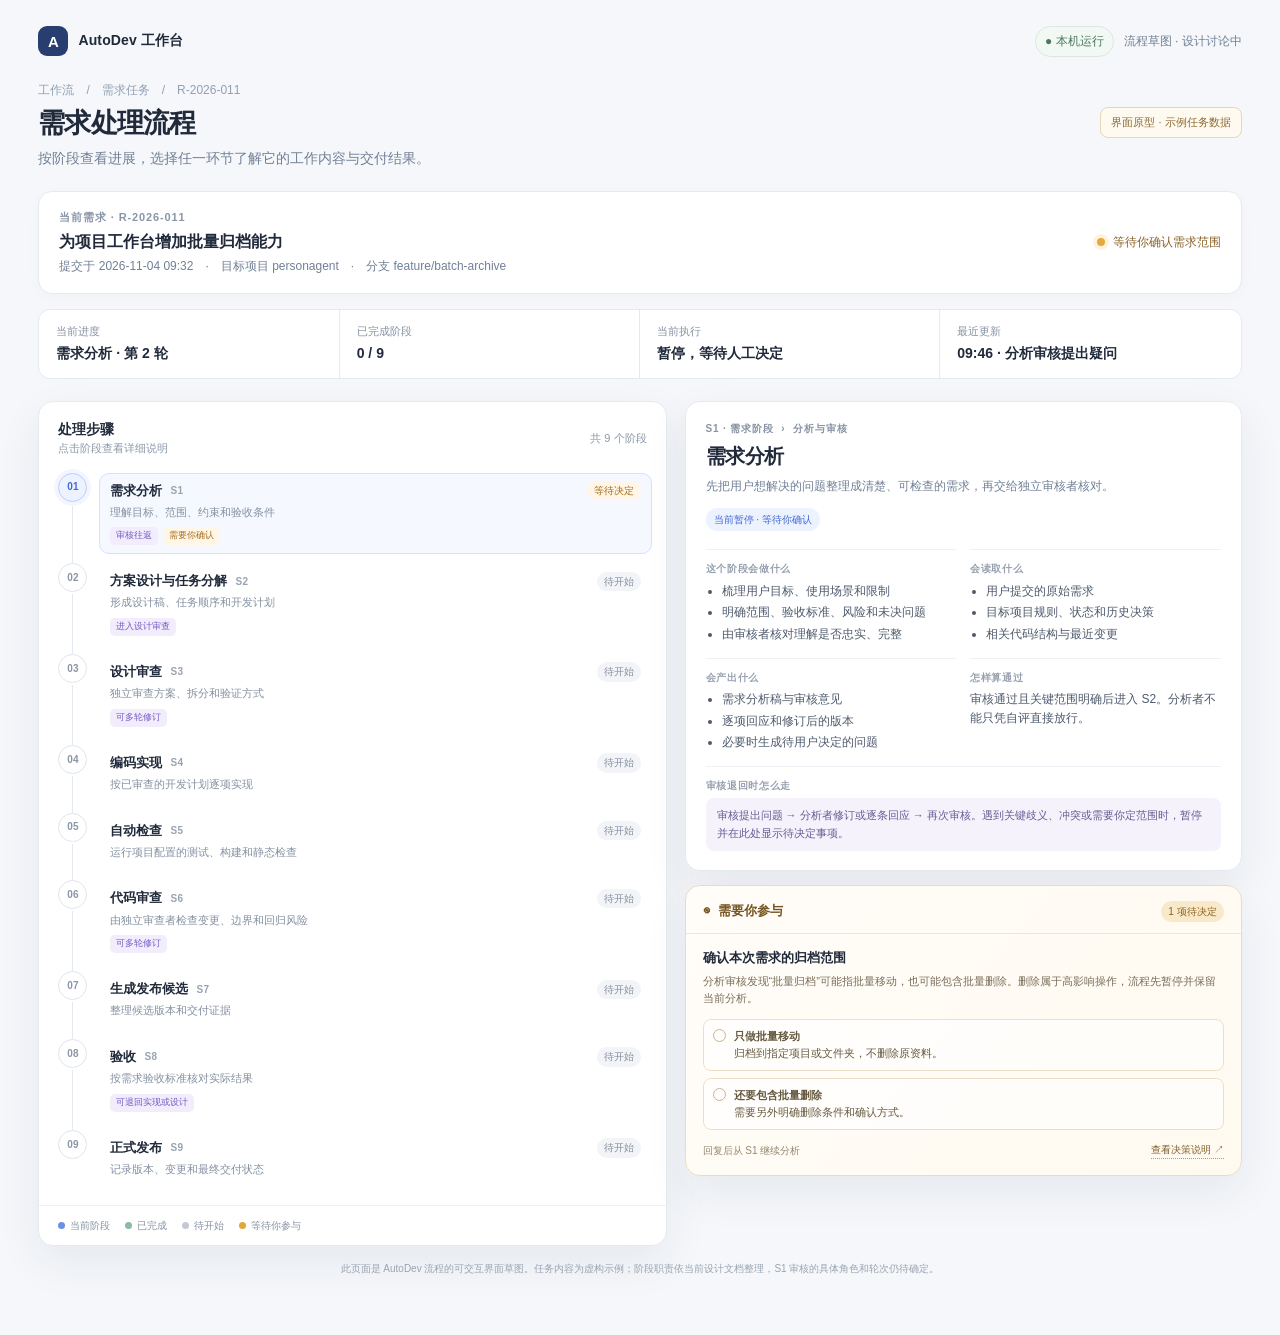
<file: docs/design/autodev-workflow-prototype.html>
<!doctype html>
<html lang="zh-CN">
<head>
  <meta charset="utf-8">
  <meta name="viewport" content="width=device-width, initial-scale=1">
  <meta name="color-scheme" content="light">
  <title>AutoDev｜需求工作流</title>
  <style>
    :root {
      color-scheme: light;
      --ink: #202a3b;
      --muted: #718096;
      --line: #e5eaf0;
      --paper: #f5f7fa;
      --blue: #4269d4;
      --blue-soft: #edf2ff;
      --green: #278768;
      --green-soft: #eaf7f1;
      --amber: #a56d19;
      --amber-soft: #fff6e7;
      --violet: #7757c5;
      --violet-soft: #f1edfc;
      --red: #ba5e68;
      --shadow: 0 16px 45px rgba(31, 48, 78, .07);
    }
    * { box-sizing: border-box; }
    body { margin: 0; background: var(--paper); color: var(--ink); font: 14px/1.55 -apple-system, BlinkMacSystemFont, "Segoe UI", sans-serif; }
    button { color: inherit; font: inherit; }
    .shell { max-width: 1480px; margin: auto; padding: 26px clamp(16px, 3vw, 42px) 48px; }
    .topbar { display:flex; justify-content:space-between; align-items:center; margin-bottom:24px; }
    .brand { display:flex; align-items:center; gap:10px; font-size:14px; font-weight:750; letter-spacing:.01em; }
    .brand-mark { display:grid; place-items:center; width:30px; height:30px; color:white; background:#283d70; border-radius:9px; font-size:15px; }
    .top-meta { display:flex; align-items:center; gap:10px; color:var(--muted); font-size:12px; }
    .local-pill { padding:5px 9px; border:1px solid #dce8df; background:#f2f8f3; border-radius:999px; color:#4b795f; }
    .crumb { color:#91a0b3; font-size:12px; margin-bottom:8px; }
    .heading { display:flex; justify-content:space-between; align-items:flex-start; gap:20px; margin-bottom:21px; }
    h1 { margin:0; font-size:27px; letter-spacing:-.035em; line-height:1.25; }
    .lead { margin:7px 0 0; color:var(--muted); }
    .demo-tag { flex:none; border:1px solid #e5d7b7; border-radius:8px; padding:6px 10px; color:#8b6b35; background:#fffaf0; font-size:11px; }
    .request-card { display:flex; justify-content:space-between; align-items:center; gap:20px; padding:17px 20px; background:#fff; border:1px solid var(--line); border-radius:14px; box-shadow:0 4px 16px rgba(31,48,78,.025); }
    .request-main { min-width:0; }
    .request-label { color:#8a96a8; font-size:11px; text-transform:uppercase; letter-spacing:.08em; font-weight:700; }
    .request-title { margin-top:4px; font-size:16px; font-weight:700; }
    .request-desc { margin-top:3px; color:var(--muted); font-size:12px; }
    .request-state { flex:none; display:flex; align-items:center; gap:8px; color:#886128; font-size:12px; }
    .pulse { width:8px; height:8px; background:#e4a941; border-radius:50%; box-shadow:0 0 0 4px #fff3dc; }
    .overview { display:grid; grid-template-columns:repeat(4, 1fr); margin:15px 0 22px; background:#fff; border:1px solid var(--line); border-radius:12px; }
    .metric { padding:13px 17px; border-right:1px solid var(--line); }
    .metric:last-child { border:0; }
    .metric-label { color:#8793a4; font-size:11px; }
    .metric-value { margin-top:3px; font-weight:700; font-size:14px; }
    .workspace { display:grid; grid-template-columns:minmax(420px, 1.06fr) minmax(340px, .94fr); gap:18px; align-items:start; }
    .panel { background:#fff; border:1px solid var(--line); border-radius:15px; box-shadow:var(--shadow); }
    .panel-head { display:flex; justify-content:space-between; align-items:center; padding:17px 19px 13px; }
    .panel-title { margin:0; font-size:14px; font-weight:750; }
    .panel-sub { color:#8b97a8; font-size:11px; }
    .stages { padding:2px 14px 15px 19px; }
    .stage-row { position:relative; display:grid; grid-template-columns:31px minmax(0,1fr); gap:10px; width:100%; border:0; padding:0; text-align:left; background:transparent; cursor:pointer; }
    .stage-row:not(:last-child) { padding-bottom:8px; }
    .stage-row:not(:last-child)::before { content:""; position:absolute; left:14px; top:31px; bottom:0; width:1px; background:#e4e9f0; }
    .stage-marker { z-index:1; display:grid; place-items:center; width:29px; height:29px; border:1px solid #dfe5ec; border-radius:50%; color:#8a96a7; background:white; font-size:10px; font-weight:700; }
    .stage-content { min-width:0; margin-bottom:1px; border:1px solid transparent; border-radius:10px; padding:7px 10px 8px; transition:.15s ease; }
    .stage-row:hover .stage-content { background:#f8faff; }
    .stage-row.selected .stage-content { border-color:#d7e1fb; background:#f5f8ff; }
    .stage-row.done .stage-marker { border-color:#b9dfcf; color:var(--green); background:var(--green-soft); }
    .stage-row.current .stage-marker { border-color:#bdcdf8; color:var(--blue); background:var(--blue-soft); box-shadow:0 0 0 4px #f4f6ff; }
    .stage-row.waiting .stage-marker { border-color:#f0d9ad; color:var(--amber); background:var(--amber-soft); }
    .stage-topline { display:flex; align-items:center; gap:8px; }
    .stage-name { font-size:13px; font-weight:700; }
    .stage-id { color:#98a3b1; font-size:10px; font-weight:700; letter-spacing:.04em; }
    .status { margin-left:auto; flex:none; border-radius:999px; padding:2px 7px; font-size:10px; color:#738094; background:#f1f3f6; }
    .status.complete { color:var(--green); background:var(--green-soft); }
    .status.running { color:var(--blue); background:var(--blue-soft); }
    .status.pending { color:#8390a0; background:#f2f4f7; }
    .status.paused { color:var(--amber); background:var(--amber-soft); }
    .stage-summary { margin-top:3px; color:#8490a1; font-size:11px; }
    .stage-tags { display:flex; gap:5px; margin-top:5px; }
    .tag { padding:2px 6px; border-radius:5px; color:#768397; background:#f1f4f7; font-size:9px; }
    .tag.review { color:var(--violet); background:var(--violet-soft); }
    .tag.human { color:var(--amber); background:var(--amber-soft); }
    .right-column { position:sticky; top:16px; display:grid; gap:14px; }
    .detail { padding:19px 20px; min-height:373px; }
    .detail-overline { display:flex; align-items:center; gap:8px; color:#8793a4; font-size:10px; font-weight:700; letter-spacing:.08em; }
    .detail h2 { margin:5px 0 5px; font-size:20px; letter-spacing:-.025em; }
    .detail-intro { margin:0; color:var(--muted); font-size:12px; }
    .detail-status { display:inline-flex; margin-top:12px; padding:4px 8px; border-radius:999px; background:var(--blue-soft); color:var(--blue); font-size:10px; }
    .detail-grid { display:grid; grid-template-columns:1fr 1fr; gap:14px; margin-top:18px; }
    .detail-block { border-top:1px solid #edf0f4; padding-top:11px; }
    .detail-block.full { grid-column:1/-1; }
    .detail-label { margin-bottom:5px; color:#97a1af; font-size:10px; font-weight:700; letter-spacing:.07em; text-transform:uppercase; }
    .detail-text { color:#4e5a6c; font-size:12px; }
    .detail-text ul { margin:0; padding-left:16px; }
    .detail-text li + li { margin-top:3px; }
    .loopback { padding:9px 11px; border-radius:8px; color:#685b91; background:#f5f2fc; font-size:11px; }
    .human-panel { border-color:#ecdcbf; background:linear-gradient(130deg, #fffdf9, #fffaf0); overflow:hidden; }
    .human-header { display:flex; justify-content:space-between; align-items:center; padding:15px 17px 11px; border-bottom:1px solid #f0e6d4; }
    .human-title { display:flex; align-items:center; gap:8px; margin:0; color:#76551e; font-size:13px; font-weight:750; }
    .human-count { padding:3px 7px; color:#90621c; background:#f8e9ca; border-radius:999px; font-size:10px; }
    .human-body { padding:14px 17px 16px; }
    .human-request-title { font-weight:700; font-size:13px; }
    .human-context { margin-top:5px; color:#796d59; font-size:11px; }
    .human-options { display:grid; gap:7px; margin-top:12px; }
    .option { display:flex; align-items:flex-start; gap:8px; border:1px solid #ebdfc9; border-radius:8px; padding:8px 9px; color:#66583f; background:rgba(255,255,255,.65); font-size:11px; }
    .radio { flex:none; width:13px; height:13px; margin-top:1px; border:1px solid #c8b58f; border-radius:50%; }
    .human-foot { display:flex; justify-content:space-between; align-items:center; gap:10px; margin-top:12px; color:#96876e; font-size:10px; }
    .detail-link { color:#80602a; text-decoration:none; border-bottom:1px dotted #b89b6c; }
    .human-empty { color:#6d887a; background:#f6fbf7; border-color:#d6e8dc; }
    .human-empty .human-header { border-color:#e2eee6; }
    .human-empty .human-title { color:#44745a; }
    .empty-copy { padding:16px 17px; color:#64806f; font-size:12px; }
    .legendline { display:flex; gap:15px; flex-wrap:wrap; padding:12px 19px; border-top:1px solid #edf0f4; color:#8692a2; font-size:10px; }
    .legend-item { display:flex; align-items:center; gap:5px; }
    .legend-dot { width:7px; height:7px; background:#8bbba5; border-radius:50%; }
    .legend-dot.now { background:#6f8fe3; }
    .legend-dot.later { background:#c3cad3; }
    .legend-dot.ask { background:#dfa73c; }
    .footnote { margin-top:15px; text-align:center; color:#9aa4b1; font-size:10px; }
    @media(max-width:980px) { .workspace { grid-template-columns:minmax(340px,1fr) minmax(300px,.88fr); gap:12px; } .stage-summary { max-width:340px; } }
    @media(max-width:760px) { .workspace { grid-template-columns:1fr; } .right-column { position:static; grid-row:1; } .detail { min-height:0; } .human-panel { grid-row:2; } .workspace > .panel:first-child { grid-row:3; } .overview { grid-template-columns:1fr 1fr; } .metric:nth-child(2) { border-right:0; } .metric:nth-child(-n+2) { border-bottom:1px solid var(--line); } }
    @media(max-width:500px) { .shell { padding:16px 12px 32px; } .top-meta .updated { display:none; } .heading { display:block; } .demo-tag { display:inline-block; margin-top:12px; } h1 { font-size:23px; } .request-card { align-items:flex-start; padding:14px; } .request-state { font-size:0; } .request-state .pulse { width:9px; height:9px; } .metric { padding:11px 12px; } .detail-grid { grid-template-columns:1fr; } .detail-block.full { grid-column:auto; } .panel-head { padding-left:15px; padding-right:15px; } .stages { padding-left:12px; padding-right:9px; } }
  </style>
</head>
<body>
  <main class="shell">
    <nav class="topbar" aria-label="主导航">
      <div class="brand"><span class="brand-mark">A</span><span>AutoDev 工作台</span></div>
      <div class="top-meta"><span class="local-pill">● 本机运行</span><span class="updated">流程草图 · 设计讨论中</span></div>
    </nav>

    <div class="crumb">工作流　/　需求任务　/　R-2026-011</div>
    <header class="heading">
      <div>
        <h1>需求处理流程</h1>
        <p class="lead">按阶段查看进展，选择任一环节了解它的工作内容与交付结果。</p>
      </div>
      <span class="demo-tag">界面原型 · 示例任务数据</span>
    </header>

    <section class="request-card">
      <div class="request-main">
        <div class="request-label">当前需求 · R-2026-011</div>
        <div class="request-title">为项目工作台增加批量归档能力</div>
        <div class="request-desc">提交于 2026-11-04 09:32　·　目标项目 personagent　·　分支 feature/batch-archive</div>
      </div>
      <div class="request-state"><i class="pulse"></i>等待你确认需求范围</div>
    </section>

    <section class="overview" aria-label="任务概览">
      <div class="metric"><div class="metric-label">当前进度</div><div class="metric-value">需求分析 · 第 2 轮</div></div>
      <div class="metric"><div class="metric-label">已完成阶段</div><div class="metric-value">0 / 9</div></div>
      <div class="metric"><div class="metric-label">当前执行</div><div class="metric-value">暂停，等待人工决定</div></div>
      <div class="metric"><div class="metric-label">最近更新</div><div class="metric-value">09:46 · 分析审核提出疑问</div></div>
    </section>

    <section class="workspace">
      <section class="panel" aria-labelledby="workflow-heading">
        <div class="panel-head">
          <div><h2 class="panel-title" id="workflow-heading">处理步骤</h2><div class="panel-sub">点击阶段查看详细说明</div></div>
          <span class="panel-sub">共 9 个阶段</span>
        </div>
        <div class="stages" id="stage-list">
          <button class="stage-row current selected" data-stage="S1" aria-expanded="true">
            <span class="stage-marker">01</span><span class="stage-content"><span class="stage-topline"><span class="stage-name">需求分析</span><span class="stage-id">S1</span><span class="status paused">等待决定</span></span><span class="stage-summary">理解目标、范围、约束和验收条件</span><span class="stage-tags"><span class="tag review">审核往返</span><span class="tag human">需要你确认</span></span></span>
          </button>
          <button class="stage-row" data-stage="S2" aria-expanded="false">
            <span class="stage-marker">02</span><span class="stage-content"><span class="stage-topline"><span class="stage-name">方案设计与任务分解</span><span class="stage-id">S2</span><span class="status pending">待开始</span></span><span class="stage-summary">形成设计稿、任务顺序和开发计划</span><span class="stage-tags"><span class="tag review">进入设计审查</span></span></span>
          </button>
          <button class="stage-row" data-stage="S3" aria-expanded="false">
            <span class="stage-marker">03</span><span class="stage-content"><span class="stage-topline"><span class="stage-name">设计审查</span><span class="stage-id">S3</span><span class="status pending">待开始</span></span><span class="stage-summary">独立审查方案、拆分和验证方式</span><span class="stage-tags"><span class="tag review">可多轮修订</span></span></span>
          </button>
          <button class="stage-row" data-stage="S4" aria-expanded="false">
            <span class="stage-marker">04</span><span class="stage-content"><span class="stage-topline"><span class="stage-name">编码实现</span><span class="stage-id">S4</span><span class="status pending">待开始</span></span><span class="stage-summary">按已审查的开发计划逐项实现</span></span>
          </button>
          <button class="stage-row" data-stage="S5" aria-expanded="false">
            <span class="stage-marker">05</span><span class="stage-content"><span class="stage-topline"><span class="stage-name">自动检查</span><span class="stage-id">S5</span><span class="status pending">待开始</span></span><span class="stage-summary">运行项目配置的测试、构建和静态检查</span></span>
          </button>
          <button class="stage-row" data-stage="S6" aria-expanded="false">
            <span class="stage-marker">06</span><span class="stage-content"><span class="stage-topline"><span class="stage-name">代码审查</span><span class="stage-id">S6</span><span class="status pending">待开始</span></span><span class="stage-summary">由独立审查者检查变更、边界和回归风险</span><span class="stage-tags"><span class="tag review">可多轮修订</span></span></span>
          </button>
          <button class="stage-row" data-stage="S7" aria-expanded="false">
            <span class="stage-marker">07</span><span class="stage-content"><span class="stage-topline"><span class="stage-name">生成发布候选</span><span class="stage-id">S7</span><span class="status pending">待开始</span></span><span class="stage-summary">整理候选版本和交付证据</span></span>
          </button>
          <button class="stage-row" data-stage="S8" aria-expanded="false">
            <span class="stage-marker">08</span><span class="stage-content"><span class="stage-topline"><span class="stage-name">验收</span><span class="stage-id">S8</span><span class="status pending">待开始</span></span><span class="stage-summary">按需求验收标准核对实际结果</span><span class="stage-tags"><span class="tag review">可退回实现或设计</span></span></span>
          </button>
          <button class="stage-row" data-stage="S9" aria-expanded="false">
            <span class="stage-marker">09</span><span class="stage-content"><span class="stage-topline"><span class="stage-name">正式发布</span><span class="stage-id">S9</span><span class="status pending">待开始</span></span><span class="stage-summary">记录版本、变更和最终交付状态</span></span>
          </button>
        </div>
        <div class="legendline"><span class="legend-item"><i class="legend-dot now"></i>当前阶段</span><span class="legend-item"><i class="legend-dot"></i>已完成</span><span class="legend-item"><i class="legend-dot later"></i>待开始</span><span class="legend-item"><i class="legend-dot ask"></i>等待你参与</span></div>
      </section>

      <aside class="right-column">
        <section class="panel detail" id="stage-detail" aria-live="polite">
          <div class="detail-overline"><span id="detail-code">S1 · 需求阶段</span><span>›</span><span id="detail-role">分析与审核</span></div>
          <h2 id="detail-title">需求分析</h2>
          <p class="detail-intro" id="detail-intro">先把用户想解决的问题整理成清楚、可检查的需求，再交给独立审核者核对。</p>
          <span class="detail-status" id="detail-state">当前暂停 · 等待你确认</span>
          <div class="detail-grid">
            <div class="detail-block"><div class="detail-label">这个阶段会做什么</div><div class="detail-text" id="detail-work">—</div></div>
            <div class="detail-block"><div class="detail-label">会读取什么</div><div class="detail-text" id="detail-input">—</div></div>
            <div class="detail-block"><div class="detail-label">会产出什么</div><div class="detail-text" id="detail-output">—</div></div>
            <div class="detail-block"><div class="detail-label">怎样算通过</div><div class="detail-text" id="detail-exit">—</div></div>
            <div class="detail-block full"><div class="detail-label">审核退回时怎么走</div><div class="loopback" id="detail-loop">—</div></div>
          </div>
        </section>

        <section class="panel human-panel" aria-labelledby="human-heading">
          <div class="human-header"><h2 class="human-title" id="human-heading"><span>◉</span>需要你参与</h2><span class="human-count">1 项待决定</span></div>
          <div class="human-body">
            <div class="human-request-title">确认本次需求的归档范围</div>
            <div class="human-context">分析审核发现“批量归档”可能指批量移动，也可能包含批量删除。删除属于高影响操作，流程先暂停并保留当前分析。</div>
            <div class="human-options">
              <div class="option"><i class="radio"></i><span><strong>只做批量移动</strong><br>归档到指定项目或文件夹，不删除原资料。</span></div>
              <div class="option"><i class="radio"></i><span><strong>还要包含批量删除</strong><br>需要另外明确删除条件和确认方式。</span></div>
            </div>
            <div class="human-foot"><span>回复后从 S1 继续分析</span><a class="detail-link" href="#decision-note">查看决策说明 ↗</a></div>
          </div>
        </section>
      </aside>
    </section>
    <p class="footnote" id="decision-note">此页面是 AutoDev 流程的可交互界面草图。任务内容为虚构示例；阶段职责依当前设计文档整理，S1 审核的具体角色和轮次仍待确定。</p>
  </main>
  <script>
    const stages = {
      S1: { role:"分析与审核", title:"需求分析", state:"当前暂停 · 等待你确认", intro:"先把用户想解决的问题整理成清楚、可检查的需求，再交给独立审核者核对。", work:"<ul><li>梳理用户目标、使用场景和限制</li><li>明确范围、验收标准、风险和未决问题</li><li>由审核者核对理解是否忠实、完整</li></ul>", input:"<ul><li>用户提交的原始需求</li><li>目标项目规则、状态和历史决策</li><li>相关代码结构与最近变更</li></ul>", output:"<ul><li>需求分析稿与审核意见</li><li>逐项回应和修订后的版本</li><li>必要时生成待用户决定的问题</li></ul>", exit:"审核通过且关键范围明确后进入 S2。分析者不能只凭自评直接放行。", loop:"审核提出问题 → 分析者修订或逐条回应 → 再次审核。遇到关键歧义、冲突或需要你定范围时，暂停并在此处显示待决定事项。" },
      S2: { role:"方案设计", title:"方案设计与任务分解", state:"待开始", intro:"把已确认的需求转成有边界、能执行、能验收的开发方案。", work:"<ul><li>比较可行方案并说明取舍</li><li>划定模块和数据边界</li><li>拆成有依赖顺序的小任务</li><li>给每项任务写明验证方式</li></ul>", input:"<ul><li>已审核通过的需求分析</li><li>项目架构、规则和相关决策</li><li>目标项目当前状态</li></ul>", output:"<ul><li>设计稿与开发计划</li><li>任务依赖和阶段验收条件</li><li>需要提前解决的风险与未知项</li></ul>", exit:"设计审查确认方案覆盖需求、任务可执行、依赖清楚且每步可验证后进入 S4。", loop:"S3 审查不通过 → 回到 S2 修改设计或任务拆分 → 再次送审。范围或产品方向需要你判断时，暂停并创建决策请求。" },
      S3: { role:"独立设计审查", title:"设计审查", state:"待开始", intro:"由不同于设计者的审查者检查方案，尽早发现遗漏、过度设计和不可验证的步骤。", work:"<ul><li>对照需求与验收标准逐项核查</li><li>检查任务顺序、边界和依赖</li><li>检查异常路径、恢复方式和风险</li></ul>", input:"<ul><li>S1 需求分析及相关回复</li><li>S2 设计稿与开发计划</li><li>项目约束和适用规则</li></ul>", output:"<ul><li>通过/返工结论</li><li>带严重度、位置和依据的审查意见</li><li>设计者逐项回应</li></ul>", exit:"审查通过后进入编码。审查者与作者使用不同厂商模型。", loop:"提出问题 → 设计者修改或说明 → 审查者复核。达到轮次上限仍未解决，或遇到产品取舍时，转入人工决策。" },
      S4: { role:"编码实现", title:"编码实现", state:"待开始", intro:"按审查通过的开发计划逐步修改目标项目，保留每步产物和变更证据。", work:"<ul><li>读取目标项目规则和相关代码</li><li>按任务顺序实现，控制每步范围</li><li>为改动补充或更新验证</li></ul>", input:"<ul><li>已审查的设计和开发计划</li><li>目标项目当前分支与规则</li><li>本步骤任务和完成条件</li></ul>", output:"<ul><li>代码变更与小步提交</li><li>执行记录和验证结果</li><li>遇到阻塞时提交具体问题</li></ul>", exit:"当前编码步骤完成，进入 S5 执行项目检查。", loop:"检查或代码审查发现问题 → 回到对应编码任务修复 → 重跑检查和审查。若实现需要改变设计或范围，先退回 S2 或请求你决定。" },
      S5: { role:"确定性程序", title:"自动检查", state:"待开始", intro:"由程序按目标项目配置运行明确的检查命令，避免把可机械判断的工作交给模型。", work:"<ul><li>执行配置的测试、构建和静态检查</li><li>收集退出码、输出和运行环境</li><li>区分产品失败与工具/环境故障</li></ul>", input:"<ul><li>当前实现提交</li><li>目标项目配置的 checks 命令</li><li>本次需求的验证要求</li></ul>", output:"<ul><li>结构化检查结果与日志</li><li>失败项、命令和相关输出</li><li>通过后交由独立代码审查</li></ul>", exit:"所有必需检查通过后进入 S6；不把未覆盖的场景描述为已通过。", loop:"失败 → 把失败信息交给 S4 修复 → 重新执行对应检查。命令缺失、环境异常或达到回修上限时暂停并说明原因。" },
      S6: { role:"独立代码审查", title:"代码审查", state:"待开始", intro:"由未参与编码的审查者对照需求、设计和实际 diff 检查变更。", work:"<ul><li>检查功能正确性、边界和回归风险</li><li>核对测试是否覆盖验收标准</li><li>只报告有证据支撑的问题</li></ul>", input:"<ul><li>需求、设计与开发计划</li><li>代码 diff、提交和检查结果</li><li>适用的审查与安全规则</li></ul>", output:"<ul><li>通过或返工意见</li><li>问题位置、影响、依据和建议</li><li>复审结论及往返轮次</li></ul>", exit:"审查通过后生成发布候选；有实现问题退回 S4。", loop:"作者修复 → 检查重跑 → 独立复审。若问题来自设计缺口，退回 S2；高风险取舍交由你决定。" },
      S7: { role:"确定性程序", title:"生成发布候选", state:"待开始", intro:"把通过检查和代码审查的变更整理成待验收的候选版本。", work:"<ul><li>记录候选提交和版本标识</li><li>整理改动摘要和验证证据</li><li>准备验收所需的环境和步骤</li></ul>", input:"<ul><li>通过的审查结果</li><li>当前需求分支和提交记录</li><li>目标项目发布候选规则</li></ul>", output:"<ul><li>候选版本与变更清单</li><li>验收步骤和可追溯证据</li></ul>", exit:"候选信息齐备后进入 S8 验收。候选不等于正式发布。", loop:"发现候选打包或记录不一致时由程序停止，不推进到验收，修正后重新生成候选。" },
      S8: { role:"独立验收", title:"验收", state:"待开始", intro:"按用户需求和验收标准检查候选结果是否真的解决了问题。", work:"<ul><li>逐条执行验收场景</li><li>检查用户可见结果和异常状态</li><li>记录实际观察与证据</li></ul>", input:"<ul><li>原始需求与已确认范围</li><li>验收标准和候选版本</li><li>测试结果、截图或运行记录</li></ul>", output:"<ul><li>通过、返工或阻塞结论</li><li>实际结果与证据</li><li>明确返工目标阶段</li></ul>", exit:"验收通过后进入正式发布；未经授权不合并到目标项目主分支。", loop:"实现问题退回 S4，设计/需求理解问题退回 S2 或 S1。影响范围的变化需要先由你确认。" },
      S9: { role:"确定性程序 + 用户确认", title:"正式发布", state:"待开始", intro:"按已确认的交付边界完成版本记录和发布收口。", work:"<ul><li>写入用户可理解的变更记录</li><li>记录版本与验收证据位置</li><li>按项目约定完成正式交付</li></ul>", input:"<ul><li>验收通过结论</li><li>候选提交、变更摘要和证据</li><li>已确认的发布授权和项目流程</li></ul>", output:"<ul><li>正式版本与变更记录</li><li>最终交付状态</li><li>必要时更新目标项目决策记录</li></ul>", exit:"发布和文档同步完成，需求进入 done。", loop:"合并主分支、发布生产或其他高影响动作遵循项目授权关口；如果尚未获批，停在待确认状态。" }
    };
    const rows = [...document.querySelectorAll('.stage-row')];
    const fields = { code:'detail-code', role:'detail-role', title:'detail-title', state:'detail-state', intro:'detail-intro', work:'detail-work', input:'detail-input', output:'detail-output', exit:'detail-exit', loop:'detail-loop' };
    function selectStage(code) {
      const data = stages[code];
      rows.forEach(row => { const active = row.dataset.stage === code; row.classList.toggle('selected', active); row.setAttribute('aria-expanded', String(active)); });
      document.getElementById(fields.code).textContent = `${code} · ${code === 'S1' ? '需求阶段' : '处理阶段'}`;
      for (const [key, id] of Object.entries(fields)) if (!['code','role'].includes(key)) document.getElementById(id)[key === 'work' || key === 'input' || key === 'output' ? 'innerHTML' : 'textContent'] = data[key];
      document.getElementById(fields.role).textContent = data.role;
    }
    rows.forEach(row => row.addEventListener('click', () => selectStage(row.dataset.stage)));
    selectStage('S1');
  </script>
</body>
</html>
</file>
